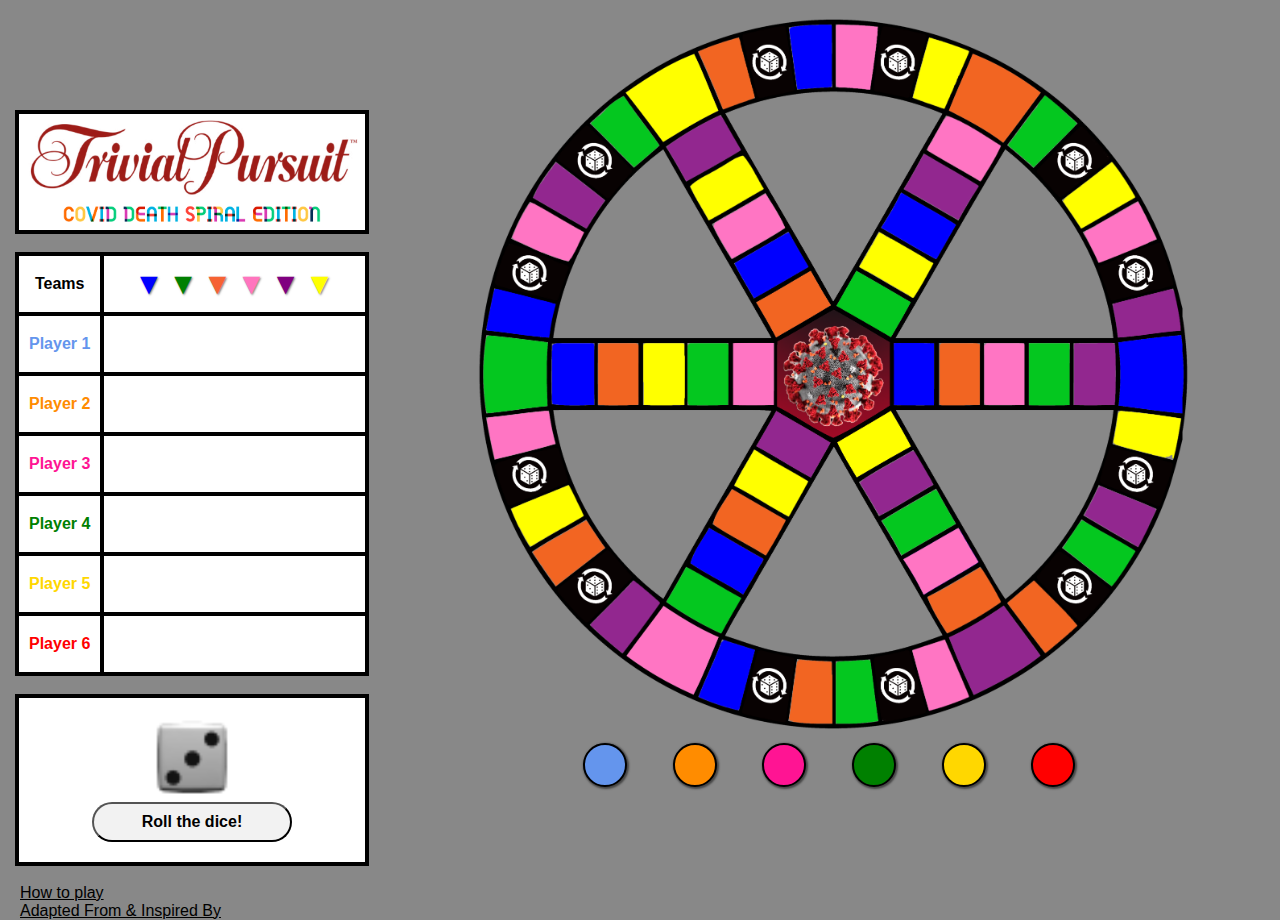
<file: index.html>
<!DOCTYPE html>
<html lang="en">
<head>
    <meta charset="UTF-8">
    <title>Trivial Pursuit: Covid Death Spiral Edition</title>

    <link rel="stylesheet" type="text/css" href="css/normalize.css">
    <link rel="stylesheet" type="text/css" href="css/gamepieces.css">
    <link rel="stylesheet" type="text/css" href="css/wedges.css">
    <link rel="stylesheet" type="text/css" href="css/game.css">

    <script type="text/javascript" src="scripts/jquery-2.1.4.min.js"></script>
    <script type="text/javascript" src="scripts/gamescripts.js"></script>
    <script type='text/javascript' src='dice-roller/d6.js'></script>

    <!-- Global site tag (gtag.js) - Google Analytics -->
    <script async src="https://www.googletagmanager.com/gtag/js?id=UA-161555672-1"></script>
    <script>
      window.dataLayer = window.dataLayer || [];
      function gtag(){dataLayer.push(arguments);}
      gtag('js', new Date());

      gtag('config', 'UA-161555672-1');
    </script>


</head>
<body>
  <div id="window-container">
    <div id="game-container">

        <div id="board-left" style="padding-top: 100px;">
            <img id="logo" class="noselect" src="images/tpelogo.png" alt="" />

            <br />

            <table id="score-table">
                <tr>
                    <th>Teams</th>
                    <th>
                        <span id="w0" class="wedge wedge0" draggable="true" data-draggable="master-wedge">&#9660;</span>
                        <span id="w1" class="wedge wedge1" draggable="true" data-draggable="master-wedge">&#9660;</span>
                        <span id="w2" class="wedge wedge2" draggable="true" data-draggable="master-wedge">&#9660;</span>
                        <span id="w3" class="wedge wedge3" draggable="true" data-draggable="master-wedge">&#9660;</span>
                        <span id="w4" class="wedge wedge4" draggable="true" data-draggable="master-wedge">&#9660;</span>
                        <span id="w5" class="wedge wedge5" draggable="true" data-draggable="master-wedge">&#9660;</span>
                </tr>
                <tr><td contenteditable="true" style="color:cornflowerblue">Player 1</td>  <td id="t0"></td></tr>
                <tr><td contenteditable="true" style="color:darkorange">Player 2</td>    <td id="t1"></td></tr>
                <tr><td contenteditable="true" style="color:deeppink">Player 3</td>       <td id="t2"></td></tr>
                <tr><td contenteditable="true" style="color:green">Player 4</td>         <td id="t3"></td></tr>
                <tr><td contenteditable="true" style="color:gold">Player 5</td>          <td id="t4"></td></tr>
                <tr><td contenteditable="true" style="color:red">Player 6</td>              <td id="t5"></td></tr>
            </table>

            <br />

            <table id="dice-table">
                <tr>
                    <td><script type="text/javascript">
                        D6.setBaseUrl('dice-roller/');
                        D6.dice(1);
                        D6.setButtonLabel('Roll the dice!');
                        $('.die').css('width', '80px');
                        D6.roll();
                    </script></td>
                </tr>
            </table>

            <br />
            <a class="left-link" href="howtoplay.html">How to play</a><br/>
            <a class="left-link" href="https://github.com/mb4828/trivialpursuit">Adapted From & Inspired By</a>

        </div>

        <div id="board-right" style="margin-top: 0px;">
            <img id="board" class="noselect" style="width: 80%;" data-draggable="target" src="images/trivpur2.png" alt="" />

            <table id="pieces-table">
                <tr>
                    <td><div id="p0" class="gamepiece" draggable="true" data-draggable="gamepiece" style="background-color:cornflowerblue; width: 40px; height: 40px;"></div></td>
                    <td><div id="p1" class="gamepiece" draggable="true" data-draggable="gamepiece" style="background-color:darkorange; width: 40px; height: 40px;"></div></td>
                    <td><div id="p2" class="gamepiece" draggable="true" data-draggable="gamepiece" style="background-color:deeppink; width: 40px; height: 40px;"></div></td>
                    <td><div id="p3" class="gamepiece" draggable="true" data-draggable="gamepiece" style="background-color:green; width: 40px; height: 40px;"></div></td>
                    <td><div id="p4" class="gamepiece" draggable="true" data-draggable="gamepiece" style="background-color:gold; width: 40px; height: 40px;"></div></td>
                    <td><div id="p5" class="gamepiece" draggable="true" data-draggable="gamepiece" style="background-color:red; width: 40px; height: 40px;"></div></td>
                </tr>
            </table>

            <!--<img id="p0" class="gamepiece" draggable="true" data-draggable="gp" src="images/p0.png" alt="" />
            <img id="p1" class="gamepiece" draggable="true" data-draggable="gp" src="images/p1.png" alt="" />
            <img id="p2" class="gamepiece" draggable="true" data-draggable="gp" src="images/p2.png" alt="" />
            <img id="p3" class="gamepiece" draggable="true" data-draggable="gp" src="images/p3.png" alt="" />
            <img id="p4" class="gamepiece" draggable="true" data-draggable="gp" src="images/p4.png" alt="" />
            <img id="p5" class="gamepiece" draggable="true" data-draggable="gp" src="images/p5.png" alt="" />-->
        </div>

    </div>
  </div>
</body>
</html>
</file>
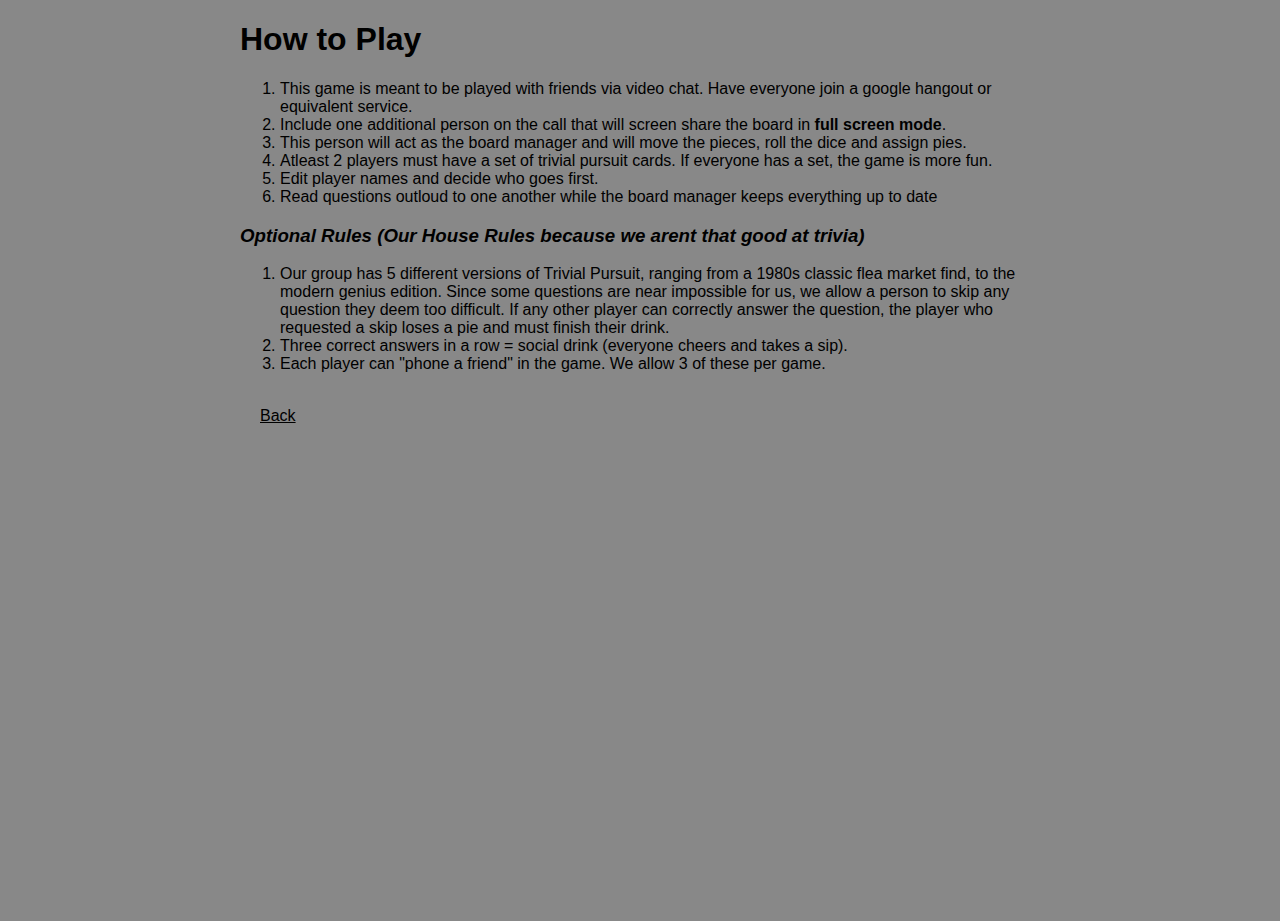
<file: howtoplay.html>
<!DOCTYPE html>
<html lang="en">
<head>
    <meta charset="UTF-8">
    <title>How to Play</title>
    <link rel="stylesheet" type="text/css" href="css/normalize.css">
    <link rel="stylesheet" type="text/css" href="css/game.css">

    <script async src="https://www.googletagmanager.com/gtag/js?id=UA-161555672-1"></script>
    <script>
      window.dataLayer = window.dataLayer || [];
      function gtag(){dataLayer.push(arguments);}
      gtag('js', new Date());

      gtag('config', 'UA-161555672-1');
    </script>

</head>
<body>
  <div class="rules">
    <h1>How to Play</h1>
    <p>
    <ol>
      <li>This game is meant to be played with friends via video chat. Have everyone join a google hangout or equivalent service.</li>
      <li>Include one additional person on the call that will screen share the board in <strong>full screen mode</strong>.</li>
      <li>This person will act as the board manager and will move the pieces, roll the dice and assign pies.</li>
      <li>Atleast 2 players must have a set of trivial pursuit cards. If everyone has a set, the game is more fun.</li>
      <li>Edit player names and decide who goes first.</li>
      <li>Read questions outloud to one another while the board manager keeps everything up to date</li>
    </ol>
    <h3><em>Optional Rules (Our House Rules because we arent that good at trivia)</em></h3>
    <ol>
      <li>Our group has 5 different versions of Trivial Pursuit, ranging from a 1980s classic flea market find, to the modern genius edition. Since some questions are near impossible for us, we allow a person to skip any question they deem too difficult. If any other player can correctly answer the question, the player who requested a skip loses a pie and must finish their drink.</li>
      <li>Three correct answers in a row = social drink (everyone cheers and takes a sip).</li>
      <li>Each player can "phone a friend" in the game. We allow 3 of these per game.</li>
    </ol>
    <br>
    <a class="left-link" href="index.html">Back</a>
  </div>
</body>
</html>
</file>
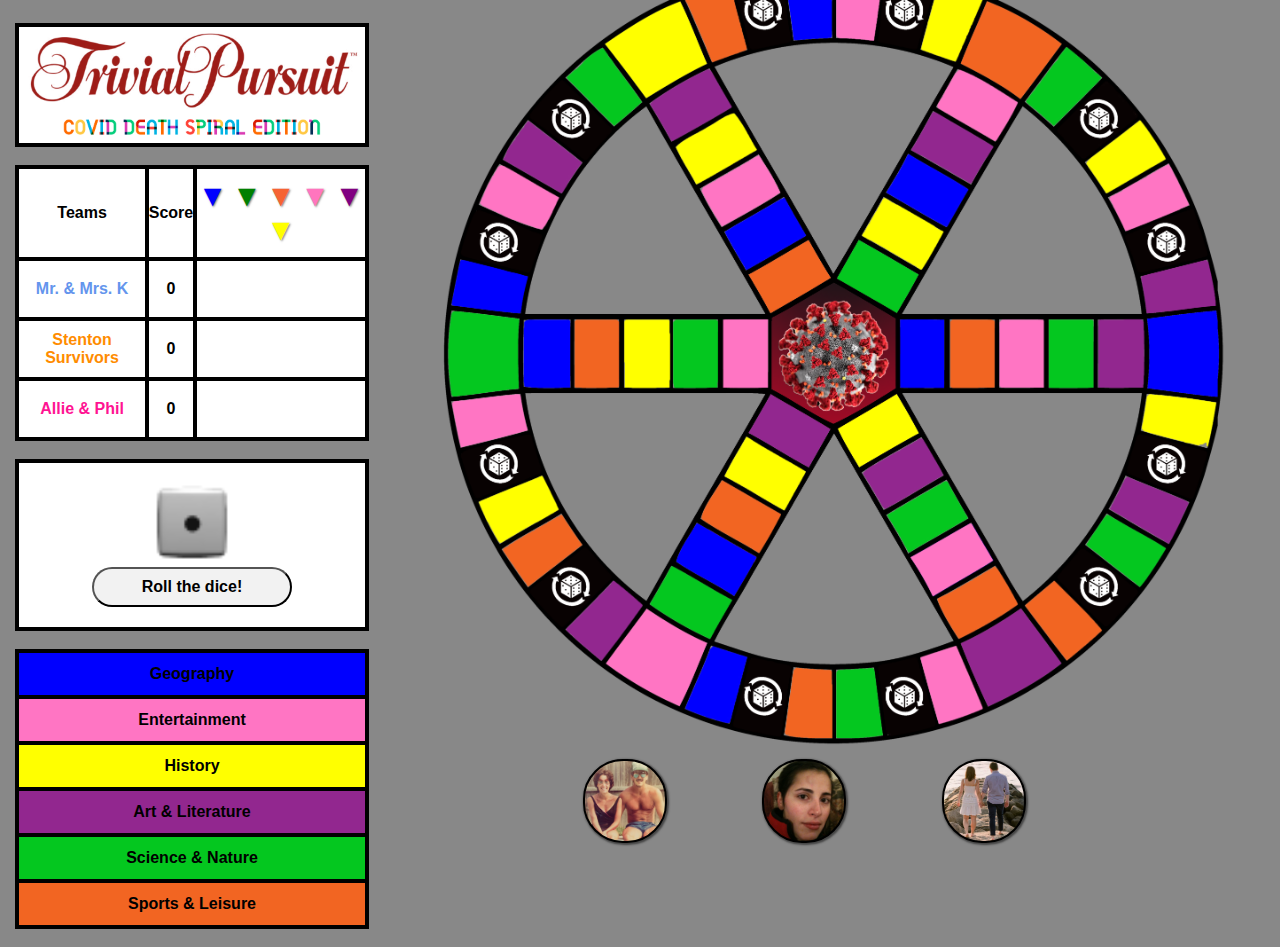
<file: kgb.html>
<!DOCTYPE html>
<html lang="en">
<head>
    <meta charset="UTF-8">
    <title>Expendables Trivial Pursuit</title>

    <link rel="stylesheet" type="text/css" href="css/normalize.css">
    <link rel="stylesheet" type="text/css" href="css/gamepieces.css">
    <link rel="stylesheet" type="text/css" href="css/wedges.css">
    <link rel="stylesheet" type="text/css" href="css/game.css">

    <script type="text/javascript" src="scripts/jquery-2.1.4.min.js"></script>
    <script type="text/javascript" src="scripts/gamescripts.js"></script>
    <script type='text/javascript' src='dice-roller/d6.js'></script>
</head>
<body>
  <div id="window-container">
    <div id="game-container">

        <div id="board-left" style="padding-top: 40px;">
            <img id="logo" class="noselect" src="images/tpelogo.png" alt="" />

            <br />

            <table id="score-table">
                <tr>
                    <th>Teams</th>
                    <th>Score</th>
                    <th>
                        <span id="w0" class="wedge wedge0" draggable="true" data-draggable="master-wedge">&#9660;</span>
                        <span id="w1" class="wedge wedge1" draggable="true" data-draggable="master-wedge">&#9660;</span>
                        <span id="w2" class="wedge wedge2" draggable="true" data-draggable="master-wedge">&#9660;</span>
                        <span id="w3" class="wedge wedge3" draggable="true" data-draggable="master-wedge">&#9660;</span>
                        <span id="w4" class="wedge wedge4" draggable="true" data-draggable="master-wedge">&#9660;</span>
                        <span id="w5" class="wedge wedge5" draggable="true" data-draggable="master-wedge">&#9660;</span>
                </tr>
                <tr><td style="color:cornflowerblue">Mr. & Mrs. K</td><td>0</td>  <td id="t0"></td></tr>
                <tr><td style="color:darkorange">Stenton Survivors</td><td>0</td>    <td id="t1"></td></tr>
                <tr><td style="color:deeppink">Allie & Phil</td><td>0</td>        <td id="t2"></td></tr>
                <!-- <tr><td style="color:green">Newmanator</td><td>0</td>          <td id="t3"></td></tr>
                <tr><td style="color:gold">Selmont</td><td>0</td>          <td id="t4"></td></tr>
                <tr><td style="color:red"></td>              <td id="t5"></td></tr> -->
            </table>

            <br />

            <table id="dice-table">
                <tr>
                    <td><script type="text/javascript">
                        D6.setBaseUrl('dice-roller/');
                        D6.dice(1);
                        D6.setButtonLabel('Roll the dice!');
                        $('.die').css('width', '80px');
                        D6.roll();
                    </script></td>
                </tr>
            </table>

            <br />

            <table id="card-table">
                <tr><td style="background-color:#0000FF; color:#000;">Geography</td></tr>
                <tr><td style="background-color:#FF75C3; color:#000;">Entertainment</td></tr>
                <tr><td style="background-color:#FFFF00; color:#000;">History</td></tr>
                <tr><td style="background-color:#92278F; color:#000;">Art & Literature</td></tr>
                <tr><td style="background-color:#04C71F; color:#000;">Science & Nature</td></tr>
                <tr><td style="background-color:#F26522; color:#000;">Sports & Leisure</td></tr>
            </table>

            <br />

        </div>

        <div id="board-right">
            <img id="board" class="noselect" data-draggable="target" src="images/trivpur2.png" alt="" />

            <table id="pieces-table">
                <tr>
                    <td><div id="p0" class="gamepiece" draggable="true" data-draggable="gamepiece" style="background-color:cornflowerblue;background-image: url(images/mr-mrs-icon.png); background-repeat:no-repeat;background-position: center center; height: 80px; width: 80px; background-size: 80px 80px;"></div></td>
                    <td><div id="p1" class="gamepiece" draggable="true" data-draggable="gamepiece" style="background-color:darkorange;background-image: url(images/mike-beth-icon.png); background-repeat:no-repeat;background-position: center center; height: 80px; width: 80px; background-size: 80px 80px;"></div></td>
                    <td><div id="p2" class="gamepiece" draggable="true" data-draggable="gamepiece" style="background-color:deeppink;background-image: url(images/al-phil-icon.png); background-repeat:no-repeat;background-position: center center; height: 80px; width: 80px; background-size: 80px 80px;"></div></td>
                    <!--  <td><div id="p3" class="gamepiece" draggable="true" data-draggable="gamepiece" style="background-color:green;background-image: url(images/newman-icon.png); background-repeat:no-repeat;background-position: center center; height: 60px; width: 60px; background-size: 70px 70px;"></div></td>
                    <td><div id="p4" class="gamepiece" draggable="true" data-draggable="gamepiece" style="background-color:gold;background-image: url(images/selmont-icon.png); background-repeat:no-repeat;background-position: center center; height: 60px; width: 60px; background-size: 70px 70px;"></div></td>
                    <td><div id="p5" class="gamepiece" draggable="true" data-draggable="gamepiece" style="background-color:red"></div></td> -->
                </tr>
            </table>

            <!--<img id="p0" class="gamepiece" draggable="true" data-draggable="gp" src="images/p0.png" alt="" />
            <img id="p1" class="gamepiece" draggable="true" data-draggable="gp" src="images/p1.png" alt="" />
            <img id="p2" class="gamepiece" draggable="true" data-draggable="gp" src="images/p2.png" alt="" />
            <img id="p3" class="gamepiece" draggable="true" data-draggable="gp" src="images/p3.png" alt="" />
            <img id="p4" class="gamepiece" draggable="true" data-draggable="gp" src="images/p4.png" alt="" />
            <img id="p5" class="gamepiece" draggable="true" data-draggable="gp" src="images/p5.png" alt="" />-->
        </div>

    </div>
  </div>
</body>
</html>
</file>
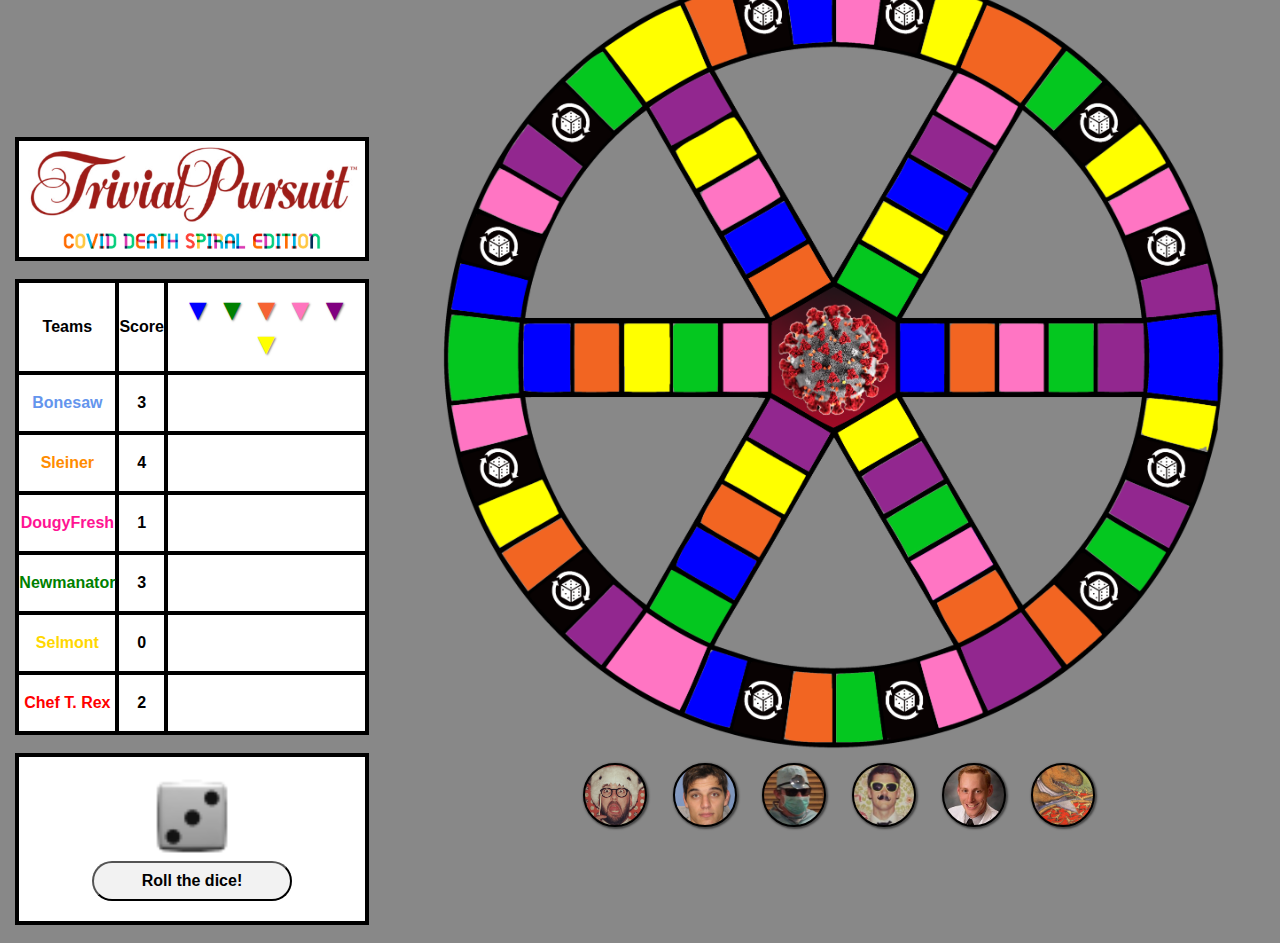
<file: nh.html>
<!DOCTYPE html>
<html lang="en">
<head>
    <meta charset="UTF-8">
    <title>Expendables Trivial Pursuit</title>

    <link rel="stylesheet" type="text/css" href="css/normalize.css">
    <link rel="stylesheet" type="text/css" href="css/gamepieces.css">
    <link rel="stylesheet" type="text/css" href="css/wedges.css">
    <link rel="stylesheet" type="text/css" href="css/game.css">

    <script type="text/javascript" src="scripts/jquery-2.1.4.min.js"></script>
    <script type="text/javascript" src="scripts/gamescripts.js"></script>
    <script type='text/javascript' src='dice-roller/d6.js'></script>
</head>
<body>
  <div id="window-container">
    <div id="game-container">

        <div id="board-left">
            <img id="logo" class="noselect" src="images/tpelogo.png" alt="" />

            <br />

            <table id="score-table">
                <tr>
                    <th>Teams</th>
                    <th>Score</th>
                    <th>
                        <span id="w0" class="wedge wedge0" draggable="true" data-draggable="master-wedge">&#9660;</span>
                        <span id="w1" class="wedge wedge1" draggable="true" data-draggable="master-wedge">&#9660;</span>
                        <span id="w2" class="wedge wedge2" draggable="true" data-draggable="master-wedge">&#9660;</span>
                        <span id="w3" class="wedge wedge3" draggable="true" data-draggable="master-wedge">&#9660;</span>
                        <span id="w4" class="wedge wedge4" draggable="true" data-draggable="master-wedge">&#9660;</span>
                        <span id="w5" class="wedge wedge5" draggable="true" data-draggable="master-wedge">&#9660;</span>
                </tr>
                <tr><td style="color:cornflowerblue">Bonesaw</td><td>3</td>  <td id="t0"></td></tr>
                <tr><td style="color:darkorange">Sleiner</td><td>4</td>    <td id="t1"></td></tr>
                <tr><td style="color:deeppink">DougyFresh</td><td>1</td>        <td id="t2"></td></tr>
                <tr><td style="color:green">Newmanator</td><td>3</td>          <td id="t3"></td></tr>
                <tr><td style="color:gold">Selmont</td><td>0</td>          <td id="t4"></td></tr>
                <tr><td style="color:red">Chef T. Rex</td><td>2</td>               <td id="t5"></td></tr>
            </table>

            <br />

            <table id="dice-table">
                <tr>
                    <td><script type="text/javascript">
                        D6.setBaseUrl('dice-roller/');
                        D6.dice(1);
                        D6.setButtonLabel('Roll the dice!');
                        $('.die').css('width', '80px');
                        D6.roll();
                    </script></td>
                </tr>
            </table>

            <br />

        </div>

        <div id="board-right">
            <img id="board" class="noselect" data-draggable="target" src="images/trivpur2.png" alt="" />

            <table id="pieces-table">
                <tr>
                    <td><div id="p0" class="gamepiece" draggable="true" data-draggable="gamepiece" style="background-color:cornflowerblue;background-image: url(images/ed-icon.png); background-repeat:no-repeat;background-position: center center; height: 60px; width: 60px; background-size: 70px 70px;"></div></td>
                    <td><div id="p1" class="gamepiece" draggable="true" data-draggable="gamepiece" style="background-color:darkorange;background-image: url(images/slein-icon.png); background-repeat:no-repeat;background-position: center center; height: 60px; width: 60px; background-size: 70px 70px;"></div></td>
                    <td><div id="p2" class="gamepiece" draggable="true" data-draggable="gamepiece" style="background-color:deeppink;background-image: url(images/doug-icon.png); background-repeat:no-repeat;background-position: center center; height: 60px; width: 60px; background-size: 70px 70px;"></div></td>
                    <td><div id="p3" class="gamepiece" draggable="true" data-draggable="gamepiece" style="background-color:green;background-image: url(images/newman-icon.png); background-repeat:no-repeat;background-position: center center; height: 60px; width: 60px; background-size: 70px 70px;"></div></td>
                    <td><div id="p4" class="gamepiece" draggable="true" data-draggable="gamepiece" style="background-color:gold;background-image: url(images/selmont-icon.png); background-repeat:no-repeat;background-position: center center; height: 60px; width: 60px; background-size: 70px 70px;"></div></td>
                    <td><div id="p5" class="gamepiece" draggable="true" data-draggable="gamepiece" style="background-color:red;background-image: url(images/tony-icon.png); background-repeat:no-repeat;background-position: center center; height: 60px; width: 60px; background-size: 70px 70px;"></div></td>
                </tr>
            </table>

            <!--<img id="p0" class="gamepiece" draggable="true" data-draggable="gp" src="images/p0.png" alt="" />
            <img id="p1" class="gamepiece" draggable="true" data-draggable="gp" src="images/p1.png" alt="" />
            <img id="p2" class="gamepiece" draggable="true" data-draggable="gp" src="images/p2.png" alt="" />
            <img id="p3" class="gamepiece" draggable="true" data-draggable="gp" src="images/p3.png" alt="" />
            <img id="p4" class="gamepiece" draggable="true" data-draggable="gp" src="images/p4.png" alt="" />
            <img id="p5" class="gamepiece" draggable="true" data-draggable="gp" src="images/p5.png" alt="" />-->
        </div>

    </div>
  </div>
</body>
</html>
</file>
<file: css/gamepieces.css>
img.gamepiece {
    width: 70px;
    position: relative;
    left: 0;
    top: 0;
    cursor: move;
}

div.gamepiece {
	width: 60px;
	height: 60px;
    position: relative; left: 0; top: 0;
	background: gray;
	-moz-border-radius: 40px;
	-webkit-border-radius: 40px;
	border-radius:40px;
    -webkit-box-shadow: 1px 1px 2px 1px rgba(0,0,0,0.5);
    -moz-box-shadow: 1px 1px 2px 1px rgba(0,0,0,0.5);
    box-shadow: 1px 1px 2px 1px rgba(0,0,0,0.5);
    border: 2px solid black;
    cursor: move;
}

/*.gamepiece{
    position:relative;
    margin:50px;
    width:60px;
    height:16px;
    background-color:#444;
}

.gamepiece::before{
    content: "";
    width: 60px;
	height: 25px;
	background-color:#444;
	-moz-border-radius: 60px / 25px;
	-webkit-border-radius: 60px / 25px;
	border-radius: 60px / 25px;
    position:absolute;
    z-index: -1;
    top:4px;
    box-shadow:0px 0px 10px rgba(0,0,0,0.25);
}

.gamepiece::after{
    content: "";
    width: 60px;
	height: 25px;
	background-color:#666;
	-moz-border-radius: 60px / 25px;
	-webkit-border-radius: 60px / 25px;
	border-radius: 60px / 25px;
    position:absolute;
    top:-13px;
}

#gamepiece0, #gamepiece0::before {
    background-color: rgb(158, 230, 228);
}
#gamepiece0::after {
    background-color: rgb(142, 207, 205);
}

#gamepiece1, #gamepiece1::before {
    background-color: rgb(226, 164, 120);
    right: 10px;
}
#gamepiece1::after {
    background-color: rgb(203, 148, 108);
    right: 10px;
}

#gamepiece2, #gamepiece2::before {
    background-color: rgb(255, 182, 238);
    right: 20px;
}
#gamepiece2::after {
    background-color: rgb(230, 164, 214);
    right: 20px;
}

#gamepiece3, #gamepiece3::before {
    background-color: rgb(52, 212, 172);
}
#gamepiece3::after {
    background-color: rgb(47, 191, 155);
}

#gamepiece4, #gamepiece4::before {
    background-color: rgb(235, 230, 128);
}
#gamepiece4::after {
    background-color: rgb(212, 207, 115);
}

#gamepiece5, #gamepiece5::before {
    background-color: rgb(187, 117, 117);
}
#gamepiece5::after {
    background-color: rgb(179, 102, 102);
}*/
</file>
<file: css/wedges.css>
.wedge {
    display: inline;
    font-size: 30px;
    text-align: center;
    -webkit-text-shadow: 1px 1px 2px rgba(0,0,0,0.5);
    -moz-text-shadow: 1px 1px 2px rgba(0,0,0,0.5);
    text-shadow: 1px 1px 2px rgba(0,0,0,0.5);
    cursor: move;
    margin: 0;
}

.wedge0 {
    color: blue;
}
.wedge1 {
    color: green;
}
.wedge2 {
    color: rgb(246, 99, 51);
}
.wedge3 {
    color: rgb(255, 117, 190);
}
.wedge4 {
    color: purple;
}
.wedge5 {
    color: yellow;
}

/*.wedge {
	position: relative;
	background-color: gray;
	text-align: left;
    float: left;
    margin: 0.75em;
}
.wedge:before,
.wedge:after {
	content: '';
	position: absolute;
	background-color: inherit;
}
.wedge,
.wedge:before,
.wedge:after {
	width:  1.25em;
	height: 1.25em;
	border-top-right-radius: 30%;
}

.wedge {
    -ms-transform: rotate(-60deg) skewX(-30deg) scale(1,.866);
	-webkit-transform: rotate(-60deg) skewX(-30deg) scale(1,.866);
	transform: rotate(-60deg) skewX(-30deg) scale(1,.866);
}
.wedge:before {
    -ms-transform: rotate(-135deg) skewX(-45deg) scale(1.414,.707) translate(0,-50%);
    -webkit-transform: rotate(-135deg) skewX(-45deg) scale(1.414,.707) translate(0,-50%);
	transform: rotate(-135deg) skewX(-45deg) scale(1.414,.707) translate(0,-50%);
}
.wedge:after {
	-ms-transform: rotate(135deg) skewY(-45deg) scale(.707,1.414) translate(50%);
    -webkit-transform: rotate(135deg) skewY(-45deg) scale(.707,1.414) translate(50%);
    transform: rotate(135deg) skewY(-45deg) scale(.707,1.414) translate(50%);
}*/
</file>
<file: css/game.css>
html, body{
    background-color: #888888;
    margin: 0;
    padding: 0;
    height: 100%;
}

#window-container{
    width: 100%;
    height: 100%;
    margin: 0;
    padding: 0;
    display: -webkit-box;
    display: -moz-box;
    display: box;
    -webkit-box-align: center;
    -moz-box-align: center;
    flex-align: center;
    -webkit-box-pack: center;
    -moz-box-pack: center;
    flex-pack: center;
}

#game-container{
    /*width: 1200px;
    height: 775px;
    margin: auto;
    padding-top: 20px;*/
    margin-top: 30px;
    background: #888888;

}

#board-left {
    width: 30%;
    float: left;
    padding-top: 150px;
}

#board-right {
    width: 70%;
    float:right;
    text-align: center;
    margin-top: -30px;
}

img#logo {
    width: 90%;
    display: block;
    margin: 0 auto;
    border: 4px solid black;
}

img#board {
    width: 88%;
    display: block;
    margin: 0 auto;
}

table#score-table {
    width: 92%;
    margin: 0 auto;
    text-align: center;
}

#score-table td, #score-table th {
    border: 4px solid black;
    padding: 10px 0px;
    height: 36px;
    font-weight: bold;
    background: white;
}

#card-table td, #card-table th {
    border: 4px solid black;
    padding: 10px 0px;
    height: 22px;
    font-weight: bold;
    background: white;
}

table#card-table {
    width: 92%;
    margin: 0 auto;
    text-align: center;
}

table#dice-table {
    width: 92%;
    margin: 0 auto;
    height: 120px;
    text-align: center;
    font-weight: bold;
    border: 4px solid black;
    padding: 10px;
    background: white;
}

table#pieces-table {
    width: 60%;
    margin: 0 auto;
}

#pieces-table td {
    padding: 5px 0px 7px 20px;
}

.noselect {
    -webkit-touch-callout: none;
    -webkit-user-select: none;
    -khtml-user-select: none;
    -moz-user-select: none;
    -ms-user-select: none;
    user-select: none;
    cursor: default;
}

input[type=button] {
  height: 40px;
    background: #f1f1f1f1;
    width: 200px;
    border-radius: 20px;
}

#diceall {
  padding-top: 20px;
  padding-bottom: 20px;
}

.left-link {
  padding-left: 20px;
  color: black;
}

.rules {
  width: 800px;
  margin: 0 auto;
}
</file>
